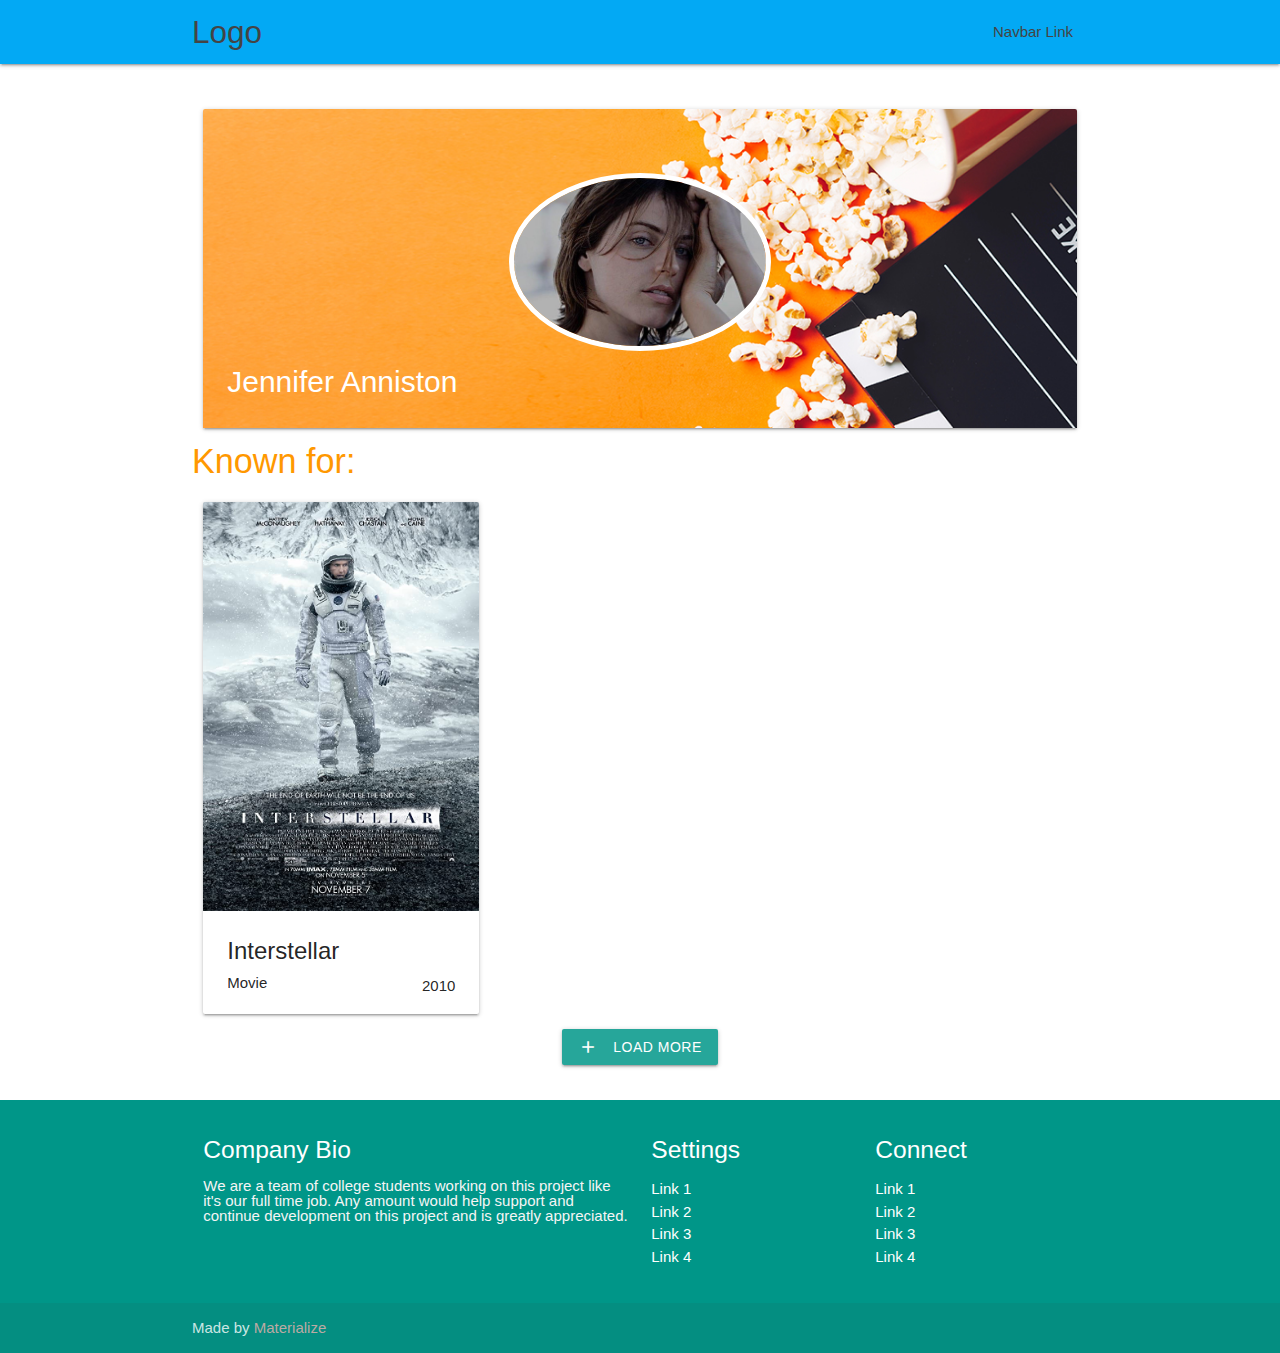
<file: actor.html>
<!DOCTYPE html>
<html lang="en">

<head>
  <meta http-equiv="Content-Type" content="text/html; charset=UTF-8" />
  <meta name="viewport" content="width=device-width, initial-scale=1" />
  <title>Parallax Template - Materialize</title>

  <!-- CSS  -->
  <link href="https://fonts.googleapis.com/icon?family=Material+Icons" rel="stylesheet">
  <link href="static/css/materialize.css" type="text/css" rel="stylesheet" media="screen,projection" />
  <link href="static/css/style.css" type="text/css" rel="stylesheet" media="screen,projection" />
</head>

<body>
  <nav class="light-blue" role="navigation">
    <div class="nav-wrapper container">
      <a id="logo-container" href="#" class="brand-logo">Logo</a>
      <ul class="right hide-on-med-and-down">
        <li><a href="#">Navbar Link</a></li>
      </ul>

      <ul id="nav-mobile" class="sidenav">
        <li><a href="#">Navbar Link</a></li>
      </ul>
      <a href="#" data-target="nav-mobile" class="sidenav-trigger"><i class="material-icons">menu</i></a>
    </div>
  </nav>

  <div class="container">
    <div class="section">

      <!--   Icon Section   -->
      <div class="row">
        <div class="col s12 m12">
          <div class="card">
            <div class="card-image">
              <img src="static/img/icons/actor_2.jpeg">
              <img id="img-custom-circle-actor" src="static/img/antje.jpeg">
              <span style="font-size: 30px;" class="card-title"><b>Jennifer Anniston</b></span>
            </div>
          </div>
        </div>

        <h4 class="orange-text">Known for: </h4>
        <div class="class-divider"></div>

        <div class="col s12 m4">
          <div class="card">
            <div class="card-image">
              <img src="static/img/1.jpeg">
            </div>
            <div class="card-content">
              <span class="card-title"><strong>Interstellar</strong></span>
              <span class="right">2010</span>
              <p>Movie</p>
            </div>
          </div>
        </div>
        <div class="col s12 m12 center-align">
          <a class="waves-effect waves-light btn"><i class="material-icons left">add</i>Load more</a>
        </div>
      </div>

    </div>
  </div>





  <footer class="page-footer teal">
    <div class="container">
      <div class="row">
        <div class="col l6 s12">
          <h5 class="white-text">Company Bio</h5>
          <p class="grey-text text-lighten-4">We are a team of college students working on this project like it's
            our
            full time job. Any amount would help support and continue development on this project and is greatly
            appreciated.</p>


        </div>
        <div class="col l3 s12">
          <h5 class="white-text">Settings</h5>
          <ul>
            <li><a class="white-text" href="#!">Link 1</a></li>
            <li><a class="white-text" href="#!">Link 2</a></li>
            <li><a class="white-text" href="#!">Link 3</a></li>
            <li><a class="white-text" href="#!">Link 4</a></li>
          </ul>
        </div>
        <div class="col l3 s12">
          <h5 class="white-text">Connect</h5>
          <ul>
            <li><a class="white-text" href="#!">Link 1</a></li>
            <li><a class="white-text" href="#!">Link 2</a></li>
            <li><a class="white-text" href="#!">Link 3</a></li>
            <li><a class="white-text" href="#!">Link 4</a></li>
          </ul>
        </div>
      </div>
    </div>
    <div class="footer-copyright">
      <div class="container">
        Made by <a class="brown-text text-lighten-3" href="http://materializecss.com">Materialize</a>
      </div>
    </div>
  </footer>


  <!--  Scripts-->
  <script src="https://code.jquery.com/jquery-2.1.1.min.js"></script>
  <script src="static/js/materialize.js"></script>
  <script src="static/js/init.js"></script>

</body>

</html>
</file>
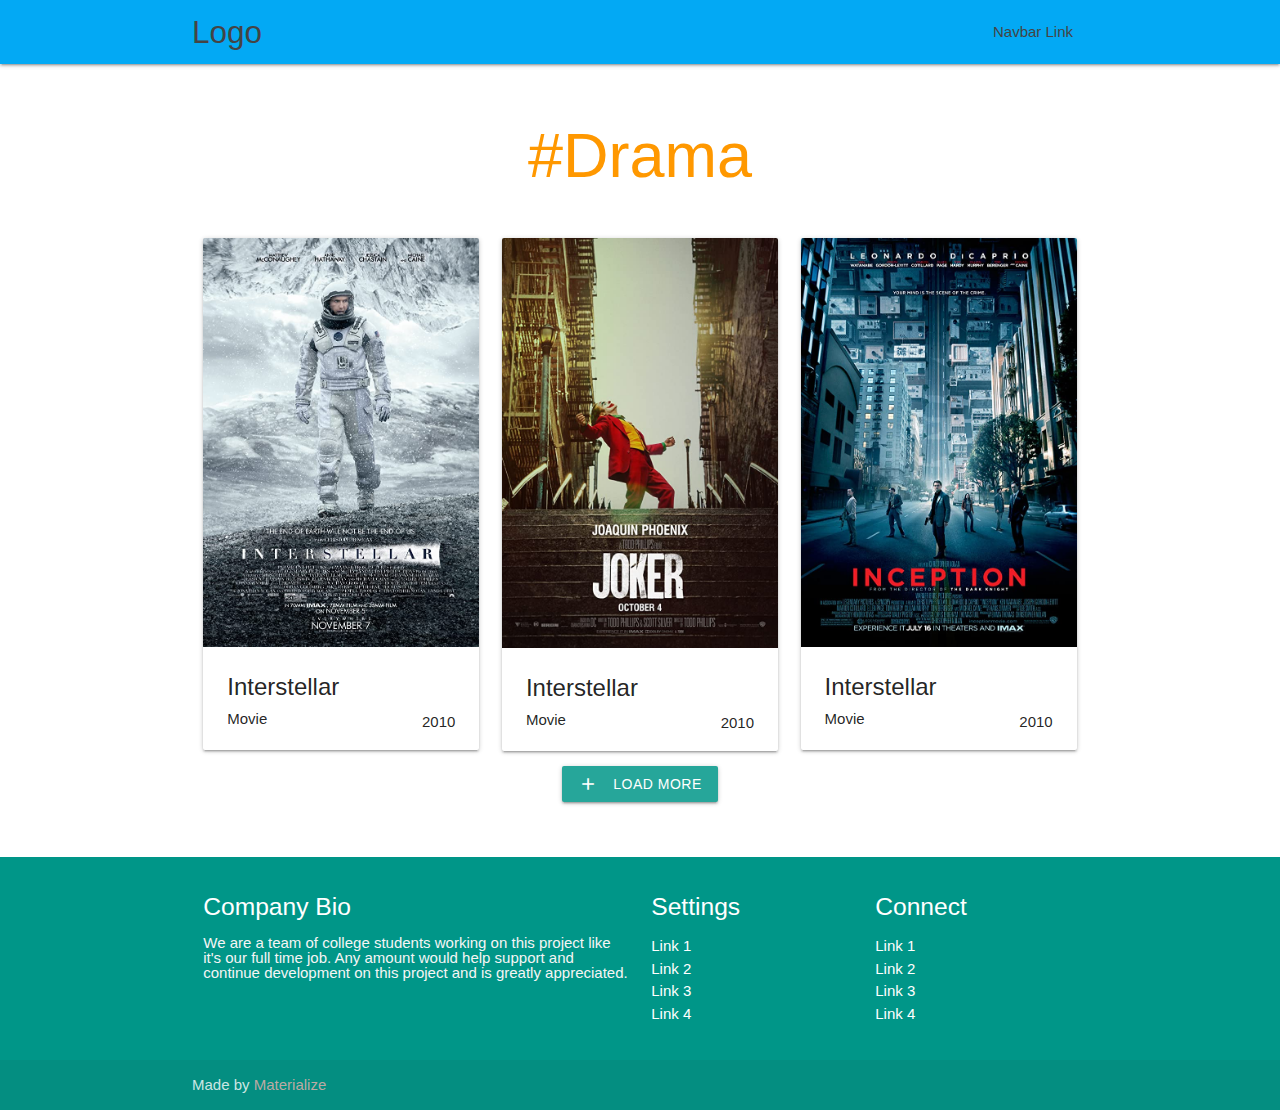
<file: genre.html>
<!DOCTYPE html>
<html lang="en">

<head>
  <meta http-equiv="Content-Type" content="text/html; charset=UTF-8" />
  <meta name="viewport" content="width=device-width, initial-scale=1" />
  <title>Parallax Template - Materialize</title>

  <!-- CSS  -->
  <link href="https://fonts.googleapis.com/icon?family=Material+Icons" rel="stylesheet">
  <link href="static/css/materialize.css" type="text/css" rel="stylesheet" media="screen,projection" />
  <link href="static/css/style.css" type="text/css" rel="stylesheet" media="screen,projection" />
</head>

<body>
  <nav class="light-blue" role="navigation">
    <div class="nav-wrapper container">
      <a id="logo-container" href="#" class="brand-logo">Logo</a>
      <ul class="right hide-on-med-and-down">
        <li><a href="#">Navbar Link</a></li>
      </ul>

      <ul id="nav-mobile" class="sidenav">
        <li><a href="#">Navbar Link</a></li>
      </ul>
      <a href="#" data-target="nav-mobile" class="sidenav-trigger"><i class="material-icons">menu</i></a>
    </div>
  </nav>

  <div id="index-banner">
    <div class="section no-pad-bot">
      <div class="container">
        <h1 class="header orange-text center-align">#Drama</h1>
      </div>
    </div>
  </div>

  <div class="container">
    <div class="section">

      <!--   Icon Section   -->
      <div class="row">
        <div class="col s12 m4">
          <div class="card">
            <div class="card-image">
              <img src="static/img/1.jpeg">
            </div>
            <div class="card-content">
              <span class="card-title"><strong>Interstellar</strong></span>
              <span class="right">2010</span>
              <p>Movie</p>
            </div>
          </div>
        </div>
        <div class="col s12 m4">
          <div class="card">
            <div class="card-image">
              <img src="static/img/3.jpeg">
            </div>
            <div class="card-content">
              <span class="card-title"><strong>Interstellar</strong></span>
              <span class="right">2010</span>
              <p>Movie</p>
            </div>
          </div>
        </div>
        <div class="col s12 m4">
          <div class="card">
            <div class="card-image">
              <img src="static/img/2.jpeg">
            </div>
            <div class="card-content">
              <span class="card-title"><strong>Interstellar</strong></span>
              <span class="right">2010</span>
              <p>Movie</p>
            </div>
          </div>
        </div>
        <div class="row">
          <div class="col s12 m12 center-align">
            <a class="waves-effect waves-light btn"><i class="material-icons left">add</i>Load more</a>
          </div>
        </div>
      </div>
    </div>
  </div>
  </div>





  <footer class="page-footer teal">
    <div class="container">
      <div class="row">
        <div class="col l6 s12">
          <h5 class="white-text">Company Bio</h5>
          <p class="grey-text text-lighten-4">We are a team of college students working on this project like it's
            our
            full time job. Any amount would help support and continue development on this project and is greatly
            appreciated.</p>


        </div>
        <div class="col l3 s12">
          <h5 class="white-text">Settings</h5>
          <ul>
            <li><a class="white-text" href="#!">Link 1</a></li>
            <li><a class="white-text" href="#!">Link 2</a></li>
            <li><a class="white-text" href="#!">Link 3</a></li>
            <li><a class="white-text" href="#!">Link 4</a></li>
          </ul>
        </div>
        <div class="col l3 s12">
          <h5 class="white-text">Connect</h5>
          <ul>
            <li><a class="white-text" href="#!">Link 1</a></li>
            <li><a class="white-text" href="#!">Link 2</a></li>
            <li><a class="white-text" href="#!">Link 3</a></li>
            <li><a class="white-text" href="#!">Link 4</a></li>
          </ul>
        </div>
      </div>
    </div>
    <div class="footer-copyright">
      <div class="container">
        Made by <a class="brown-text text-lighten-3" href="http://materializecss.com">Materialize</a>
      </div>
    </div>
  </footer>


  <!--  Scripts-->
  <script src="https://code.jquery.com/jquery-2.1.1.min.js"></script>
  <script src="static/js/materialize.js"></script>
  <script src="static/js/init.js"></script>

</body>

</html>
</file>
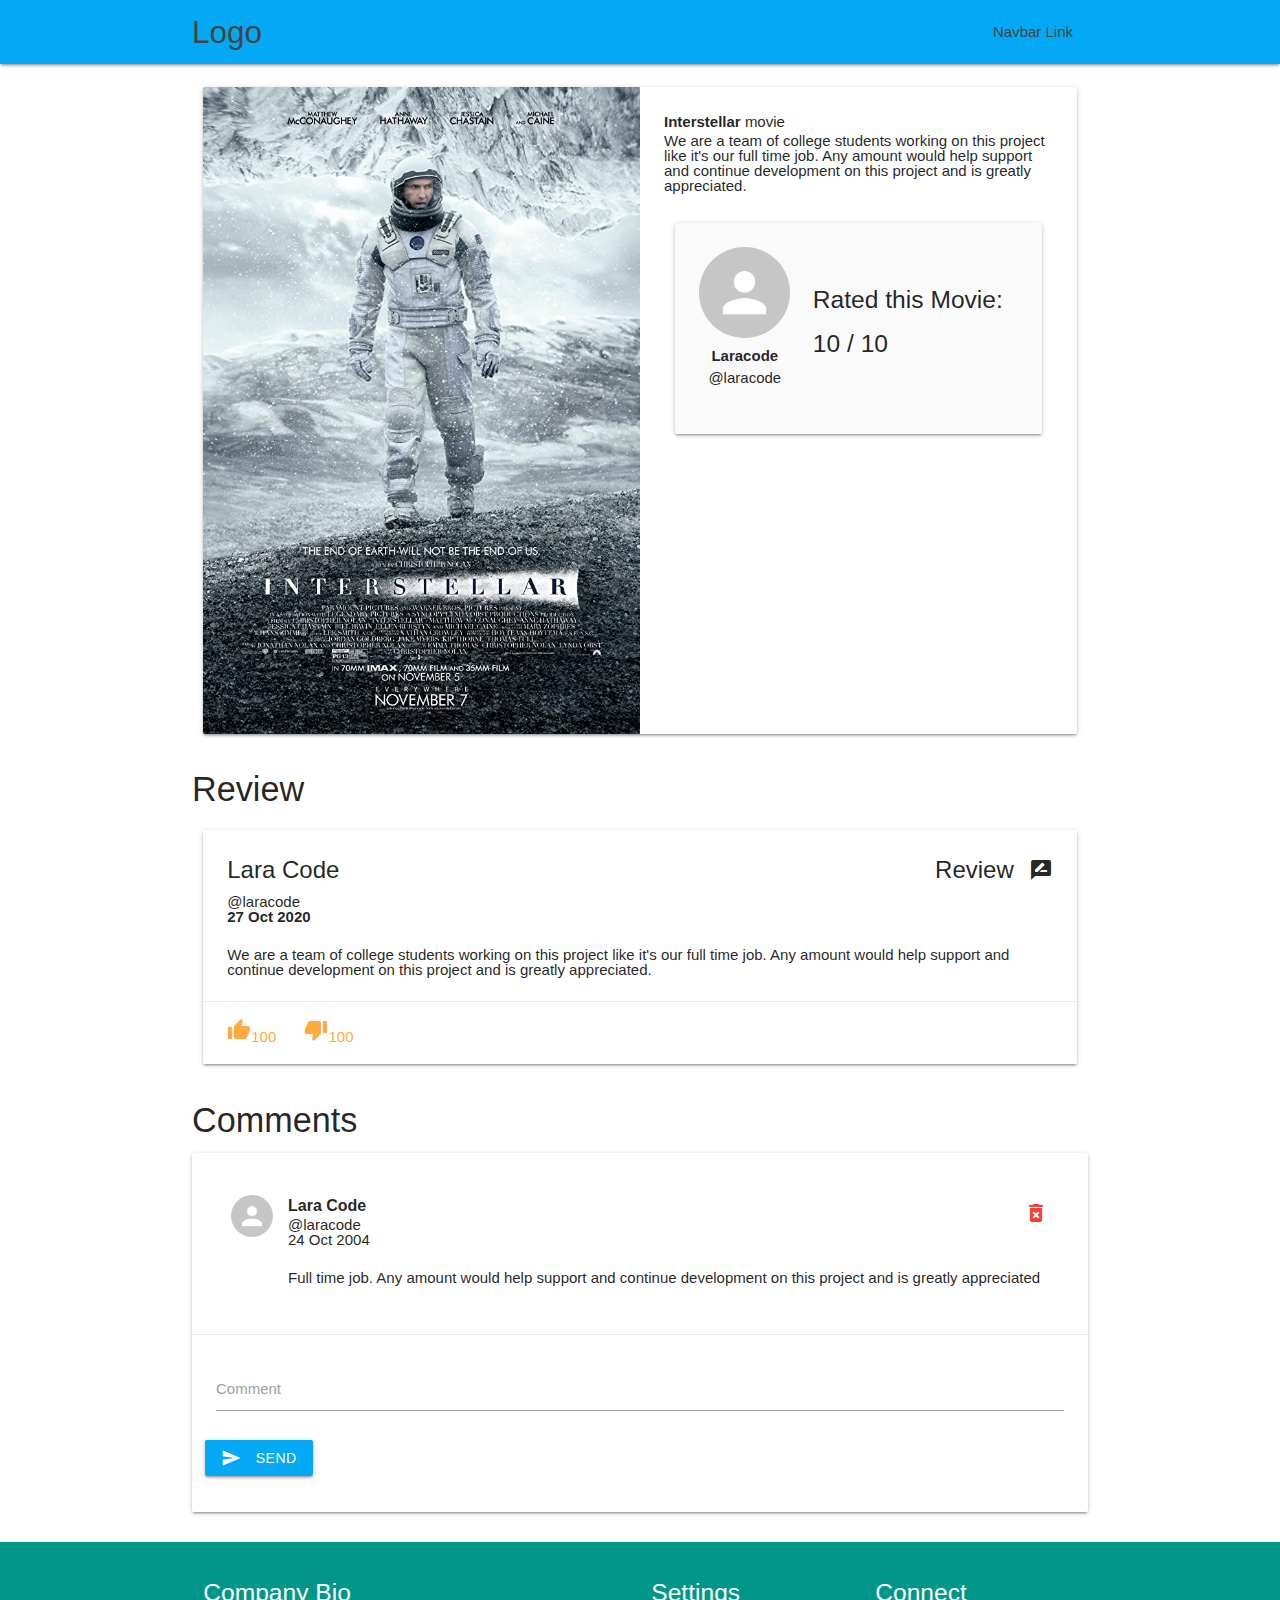
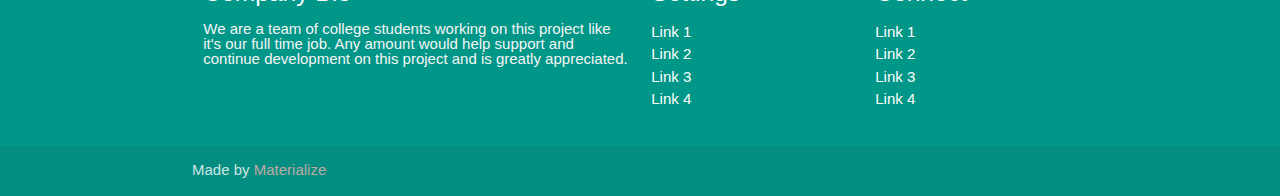
<file: movie_review.html>
<!DOCTYPE html>
<html lang="en">

<head>
  <meta http-equiv="Content-Type" content="text/html; charset=UTF-8" />
  <meta name="viewport" content="width=device-width, initial-scale=1" />
  <title>Parallax Template - Materialize</title>

  <!-- CSS  -->
  <link href="https://fonts.googleapis.com/icon?family=Material+Icons" rel="stylesheet">
  <link href="static/css/materialize.css" type="text/css" rel="stylesheet" media="screen,projection" />
  <link href="static/css/style.css" type="text/css" rel="stylesheet" media="screen,projection" />
</head>

<body>
  <nav class="light-blue" role="navigation">
    <div class="nav-wrapper container">
      <a id="logo-container" href="#" class="brand-logo">Logo</a>
      <ul class="right hide-on-med-and-down">
        <li><a href="#">Navbar Link</a></li>
      </ul>

      <ul id="nav-mobile" class="sidenav">
        <li><a href="#">Navbar Link</a></li>
      </ul>
      <a href="#" data-target="nav-mobile" class="sidenav-trigger"><i class="material-icons">menu</i></a>
    </div>
  </nav>

  <div class="container">
    <div class="section">

      <!--   Icon Section   -->
      <div class="row">
        <div class="col s12 m12">
          <div class="card horizontal">
            <div class="card-image">
              <img src="static/img/1.jpeg">
            </div>
            <div class="card-stacked">
              <div class="card-content">
                <span class="card_title"><b>Interstellar</b></span>
                <span>movie</span>
                <br>
                <p>We are a team of college students working on this project like it's
                  our
                  full time job. Any amount would help support and continue development on this project and is greatly
                  appreciated.</p>
                <br>
                <div class="class-divider"></div>

                <div class="col s12 m12">
                  <div class="card-panel grey lighten-5 z-depth-1">
                    <div class="row valign-wrapper">
                      <div class="col s4 center-align">
                        <img src="static/img/no_avatar.jpeg" alt="" class="circle responsive-img">
                        <span><b>Laracode</b></span>
                        <span>@laracode</span>
                      </div>
                      <div class="col s8">
                        <h5>Rated this Movie:</h5>
                        <h5>10 / 10</h5>
                      </div>
                    </div>
                  </div>
                </div>


              </div>
            </div>
          </div>
        </div>

      </div>

      <h4>Review</h4>
      <div class="class-divider"></div>

      <div class="row">
        <div class="col s12 m12">
          <div class="card">
            <div class="card-content">
              <span class="card-title"><b>Lara Code</b><span class="right">Review<i
                    class="material-icons right">rate_review</i></span></span>
              <p>@laracode</p>
              <p><b>27 Oct 2020</b></p>
              <br>
              <p class="">We are a team of college students working on this project like it's
                our
                full time job. Any amount would help support and continue development on this project and is greatly
                appreciated.</p>
            </div>
            <div class="card-action">
              <a href="#"><i class="material-icons">thumb_up</i>100</a>
              <a href="#"><i class="material-icons">thumb_down</i>100</a>
            </div>
          </div>
        </div>
      </div>

      <h4>Comments</h4>
      <div class="class-divider"></div>

      <div class="col s12 m12">
        <div class="card">
          <div class="card-content">
            <ul class="collection">
              <li class="collection-item avatar">
                <img src="static/img/no_avatar.jpeg" alt="" class="circle">
                <span class="title"><b>Lara Code</b></span>
                <p>@laracode</p>
                <p>24 Oct 2004</p>
                <br>
                <p>Full time job. Any amount would help support and continue development on this project and is
                  greatly
                  appreciated</p>
                <a href="#" class="secondary-content"><i class="material-icons red-text">delete_forever</i></a>
              </li>
            </ul>
          </div>

          <div class="card-action">
            <form>
              <div class="row">
                <div class="input-field col s12">
                  <textarea id="textarea1" class="materialize-textarea white-text"></textarea>
                  <label for="textarea1">Comment</label>
                </div>
                <a class="waves-effect light-blue waves-light btn"><i class="material-icons left">send</i>Send</a>
              </div>
            </form>
          </div>
        </div>
      </div>
    </div>
  </div>





  <footer class="page-footer teal">
    <div class="container">
      <div class="row">
        <div class="col l6 s12">
          <h5 class="white-text">Company Bio</h5>
          <p class="grey-text text-lighten-4">We are a team of college students working on this project like it's
            our
            full time job. Any amount would help support and continue development on this project and is greatly
            appreciated.</p>


        </div>
        <div class="col l3 s12">
          <h5 class="white-text">Settings</h5>
          <ul>
            <li><a class="white-text" href="#!">Link 1</a></li>
            <li><a class="white-text" href="#!">Link 2</a></li>
            <li><a class="white-text" href="#!">Link 3</a></li>
            <li><a class="white-text" href="#!">Link 4</a></li>
          </ul>
        </div>
        <div class="col l3 s12">
          <h5 class="white-text">Connect</h5>
          <ul>
            <li><a class="white-text" href="#!">Link 1</a></li>
            <li><a class="white-text" href="#!">Link 2</a></li>
            <li><a class="white-text" href="#!">Link 3</a></li>
            <li><a class="white-text" href="#!">Link 4</a></li>
          </ul>
        </div>
      </div>
    </div>
    <div class="footer-copyright">
      <div class="container">
        Made by <a class="brown-text text-lighten-3" href="http://materializecss.com">Materialize</a>
      </div>
    </div>
  </footer>


  <!--  Scripts-->
  <script src="https://code.jquery.com/jquery-2.1.1.min.js"></script>
  <script src="static/js/materialize.js"></script>
  <script src="static/js/init.js"></script>

</body>

</html>
</file>
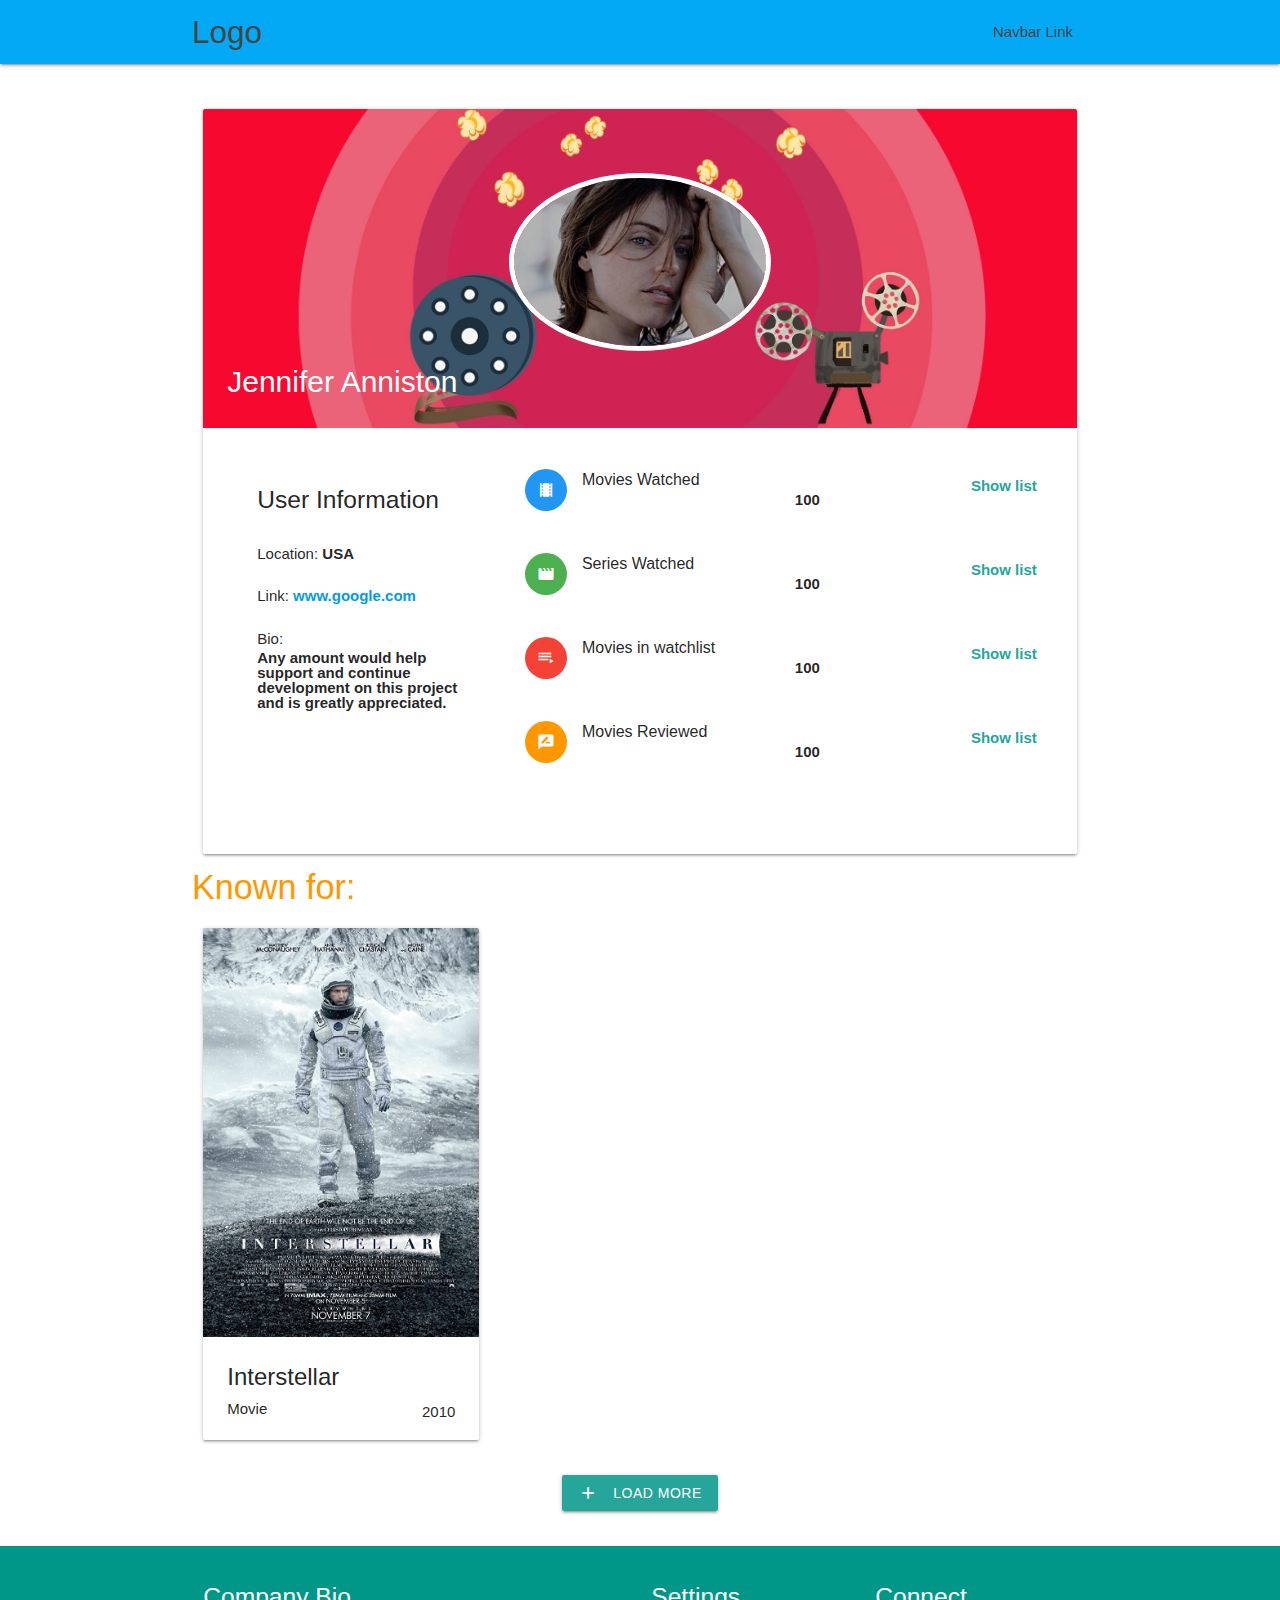
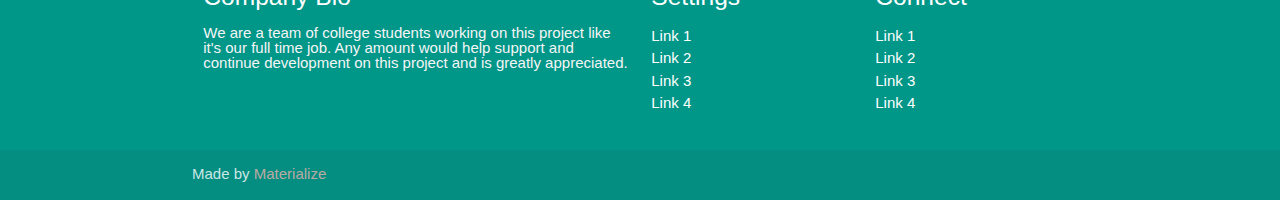
<file: profile.html>
<!DOCTYPE html>
<html lang="en">

<head>
  <meta http-equiv="Content-Type" content="text/html; charset=UTF-8" />
  <meta name="viewport" content="width=device-width, initial-scale=1" />
  <title>Parallax Template - Materialize</title>

  <!-- CSS  -->
  <link href="https://fonts.googleapis.com/icon?family=Material+Icons" rel="stylesheet">
  <link href="static/css/materialize.css" type="text/css" rel="stylesheet" media="screen,projection" />
  <link href="static/css/style.css" type="text/css" rel="stylesheet" media="screen,projection" />
</head>

<body>
  <nav class="light-blue" role="navigation">
    <div class="nav-wrapper container">
      <a id="logo-container" href="#" class="brand-logo">Logo</a>
      <ul class="right hide-on-med-and-down">
        <li><a href="#">Navbar Link</a></li>
      </ul>

      <ul id="nav-mobile" class="sidenav">
        <li><a href="#">Navbar Link</a></li>
      </ul>
      <a href="#" data-target="nav-mobile" class="sidenav-trigger"><i class="material-icons">menu</i></a>
    </div>
  </nav>

  <div class="container">
    <div class="section">

      <!--   Icon Section   -->
      <div class="row">
        <div class="col s12 m12">
          <div class="card">
            <div class="card-image">
              <img src="static/img/icons/banner.jpeg">
              <img id="img-custom-circle-actor" src="static/img/antje.jpeg">
              <span style="font-size: 30px;" class="card-title"><b>Jennifer Anniston</b></span>
            </div>


            <div class="card-content">
              <div class="row">
                <div class="col s12 m4">
                  <ul class="collection with-header">
                    <li class="collection-item">
                      <h5>User Information</h5>
                    </li>
                    <li class="collection-item">Location: <b>USA</b></li>
                    <li class="collection-item">Link: <a href=""><b>www.google.com</b></a></li>
                    <li class="collection-item">Bio: <p><b>Any amount would help support and continue development on
                          this
                          project and is greatly
                          appreciated.</b></p>
                    </li>
                  </ul>
                </div>
                <div class="col s12 m8">
                  <ul class="collection">

                    <li class="collection-item avatar">
                      <i class="material-icons circle blue">local_movies</i>
                      <span class="title">Movies Watched</span>
                      <p class="center-align"><b>100</b></p>
                      <a href="#!" class="secondary-content"><b>Show list</b></a>
                    </li>

                    <li class="collection-item avatar">
                      <i class="material-icons circle green">movie</i>
                      <span class="title">Series Watched</span>
                      <p class="center-align"><b>100</b></p>
                      <a href="#!" class="secondary-content"><b>Show list</b></a>
                    </li>

                    <li class="collection-item avatar">
                      <i class="material-icons circle red">playlist_play</i>
                      <span class="title">Movies in watchlist</span>
                      <p class="center-align"><b>100</b></p>
                      <a href="#!" class="secondary-content"><b>Show list</b></a>
                    </li>

                    <li class="collection-item avatar">
                      <i class="material-icons circle orange">rate_review</i>
                      <span class="title">Movies Reviewed</span>
                      <p class="center-align"><b>100</b></p>
                      <a href="#!" class="secondary-content"><b>Show list</b></a>
                    </li>
                  </ul>
                </div>





              </div>
            </div>
          </div>
        </div>

        <h4 class="orange-text">Known for: </h4>
        <div class="class-divider"></div>

        <div class="row">
          <div class="col s12 m4">
            <div class="card">
              <div class="card-image">
                <img src="static/img/1.jpeg">
              </div>
              <div class="card-content">
                <span class="card-title"><strong>Interstellar</strong></span>
                <span class="right">2010</span>
                <p>Movie</p>
              </div>
            </div>
          </div>
        </div>
        <div class="col s12 m12 center-align">
          <a class="waves-effect waves-light btn"><i class="material-icons left">add</i>Load more</a>
        </div>
      </div>

    </div>
  </div>





  <footer class="page-footer teal">
    <div class="container">
      <div class="row">
        <div class="col l6 s12">
          <h5 class="white-text">Company Bio</h5>
          <p class="grey-text text-lighten-4">We are a team of college students working on this project like it's
            our
            full time job. Any amount would help support and continue development on this project and is greatly
            appreciated.</p>


        </div>
        <div class="col l3 s12">
          <h5 class="white-text">Settings</h5>
          <ul>
            <li><a class="white-text" href="#!">Link 1</a></li>
            <li><a class="white-text" href="#!">Link 2</a></li>
            <li><a class="white-text" href="#!">Link 3</a></li>
            <li><a class="white-text" href="#!">Link 4</a></li>
          </ul>
        </div>
        <div class="col l3 s12">
          <h5 class="white-text">Connect</h5>
          <ul>
            <li><a class="white-text" href="#!">Link 1</a></li>
            <li><a class="white-text" href="#!">Link 2</a></li>
            <li><a class="white-text" href="#!">Link 3</a></li>
            <li><a class="white-text" href="#!">Link 4</a></li>
          </ul>
        </div>
      </div>
    </div>
    <div class="footer-copyright">
      <div class="container">
        Made by <a class="brown-text text-lighten-3" href="http://materializecss.com">Materialize</a>
      </div>
    </div>
  </footer>


  <!--  Scripts-->
  <script src="https://code.jquery.com/jquery-2.1.1.min.js"></script>
  <script src="static/js/materialize.js"></script>
  <script src="static/js/init.js"></script>

</body>

</html>
</file>
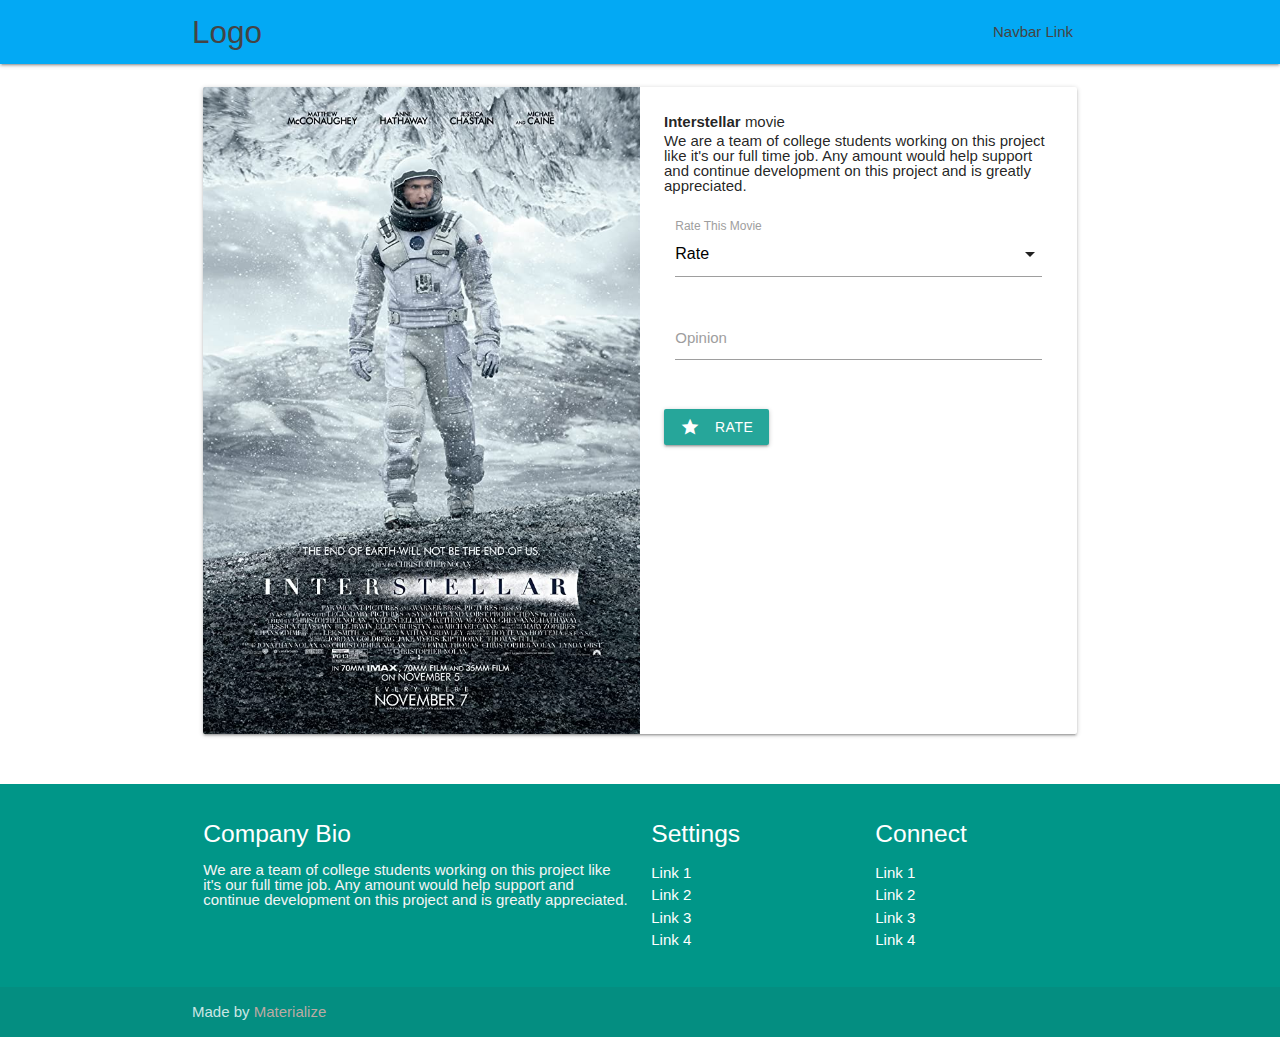
<file: rate.html>
<!DOCTYPE html>
<html lang="en">

<head>
  <meta http-equiv="Content-Type" content="text/html; charset=UTF-8" />
  <meta name="viewport" content="width=device-width, initial-scale=1" />
  <title>Parallax Template - Materialize</title>

  <!-- CSS  -->
  <link href="https://fonts.googleapis.com/icon?family=Material+Icons" rel="stylesheet">
  <link href="static/css/materialize.css" type="text/css" rel="stylesheet" media="screen,projection" />
  <link href="static/css/style.css" type="text/css" rel="stylesheet" media="screen,projection" />
</head>

<body>
  <nav class="light-blue" role="navigation">
    <div class="nav-wrapper container">
      <a id="logo-container" href="#" class="brand-logo">Logo</a>
      <ul class="right hide-on-med-and-down">
        <li><a href="#">Navbar Link</a></li>
      </ul>

      <ul id="nav-mobile" class="sidenav">
        <li><a href="#">Navbar Link</a></li>
      </ul>
      <a href="#" data-target="nav-mobile" class="sidenav-trigger"><i class="material-icons">menu</i></a>
    </div>
  </nav>

  <div class="container">
    <div class="section">

      <!--   Icon Section   -->
      <div class="row">
        <div class="col s12 m12">
          <div class="card horizontal">
            <div class="card-image">
              <img src="static/img/1.jpeg">
            </div>
            <div class="card-stacked">
              <div class="card-content">
                <span class="card_title"><b>Interstellar</b></span>
                <span>movie</span>
                <br>
                <p>We are a team of college students working on this project like it's
                  our
                  full time job. Any amount would help support and continue development on this project and is greatly
                  appreciated.</p>
                <br>
                <div class="class-divider"></div>

                <div class="input-field col s12">
                  <select>
                    <option value="" disabled selected>Rate</option>
                    <option value="1">Option 1</option>
                    <option value="2">Option 2</option>
                    <option value="3">Option 3</option>
                  </select>
                  <label>Rate This Movie</label>
                </div>
                <form class="col s12">
                  <div class="row">
                    <div class="input-field col s12">
                      <textarea id="textarea1" class="materialize-textarea"></textarea>
                      <label for="textarea1">Opinion</label>
                    </div>
                  </div>
                </form>
                <a class="waves-effect waves-light btn"><i class="material-icons left">star</i>Rate</a>

              </div>
            </div>
          </div>
        </div>

      </div>

    </div>
  </div>





  <footer class="page-footer teal">
    <div class="container">
      <div class="row">
        <div class="col l6 s12">
          <h5 class="white-text">Company Bio</h5>
          <p class="grey-text text-lighten-4">We are a team of college students working on this project like it's
            our
            full time job. Any amount would help support and continue development on this project and is greatly
            appreciated.</p>


        </div>
        <div class="col l3 s12">
          <h5 class="white-text">Settings</h5>
          <ul>
            <li><a class="white-text" href="#!">Link 1</a></li>
            <li><a class="white-text" href="#!">Link 2</a></li>
            <li><a class="white-text" href="#!">Link 3</a></li>
            <li><a class="white-text" href="#!">Link 4</a></li>
          </ul>
        </div>
        <div class="col l3 s12">
          <h5 class="white-text">Connect</h5>
          <ul>
            <li><a class="white-text" href="#!">Link 1</a></li>
            <li><a class="white-text" href="#!">Link 2</a></li>
            <li><a class="white-text" href="#!">Link 3</a></li>
            <li><a class="white-text" href="#!">Link 4</a></li>
          </ul>
        </div>
      </div>
    </div>
    <div class="footer-copyright">
      <div class="container">
        Made by <a class="brown-text text-lighten-3" href="http://materializecss.com">Materialize</a>
      </div>
    </div>
  </footer>


  <!--  Scripts-->
  <script src="https://code.jquery.com/jquery-2.1.1.min.js"></script>
  <script src="static/js/materialize.js"></script>
  <script src="static/js/init.js"></script>

</body>

</html>
</file>
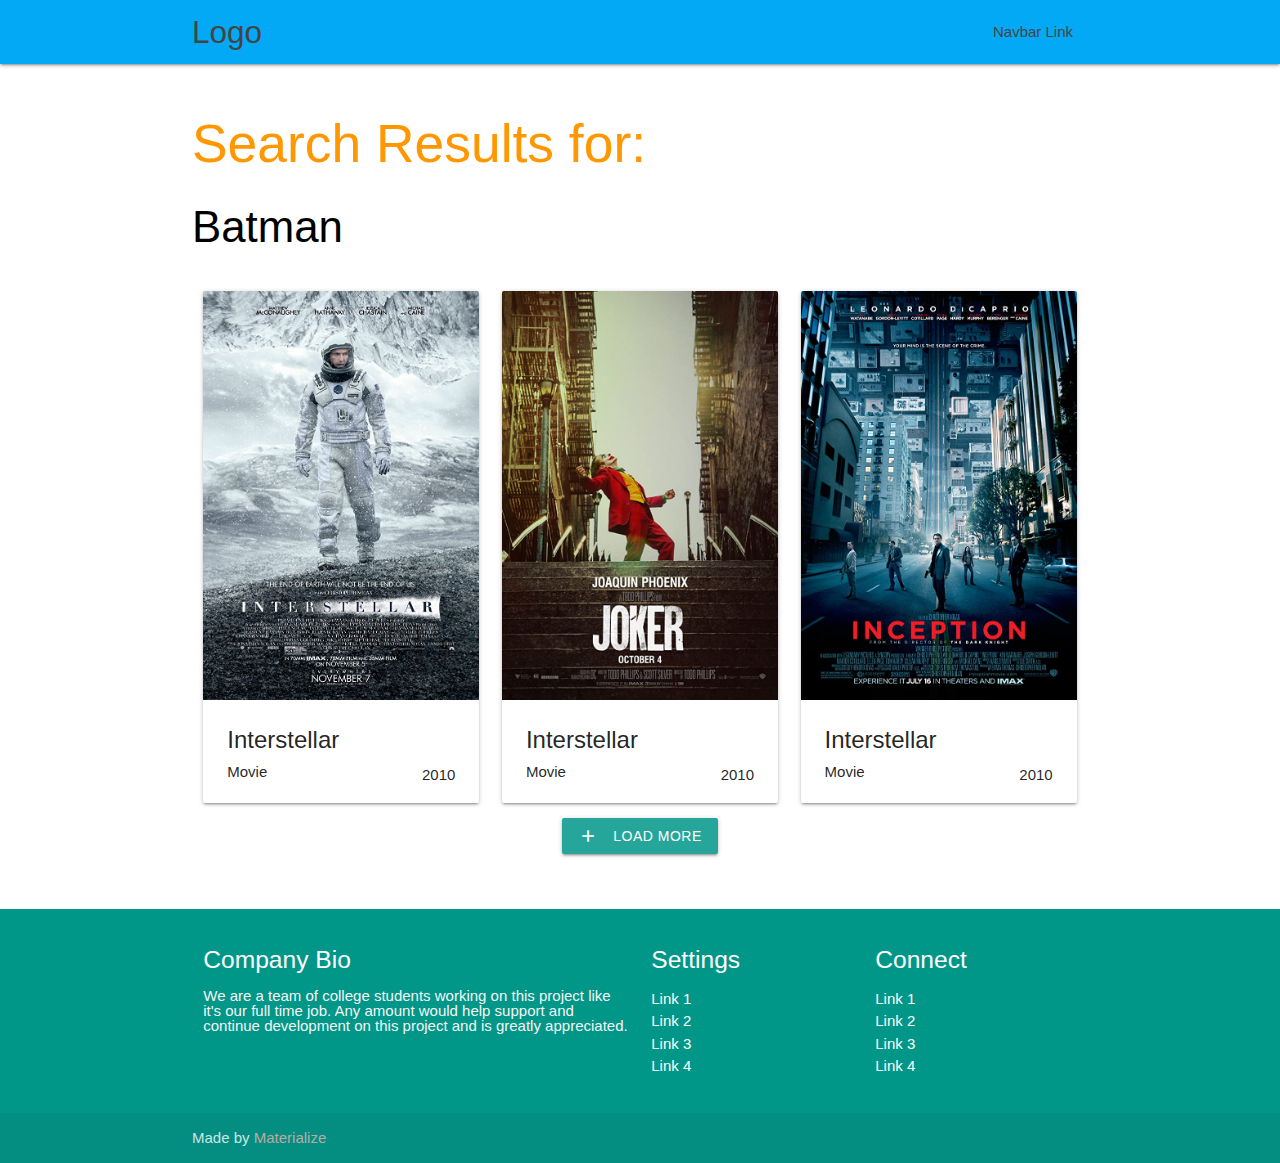
<file: serach_results.html>
<!DOCTYPE html>
<html lang="en">

<head>
  <meta http-equiv="Content-Type" content="text/html; charset=UTF-8" />
  <meta name="viewport" content="width=device-width, initial-scale=1" />
  <title>Parallax Template - Materialize</title>

  <!-- CSS  -->
  <link href="https://fonts.googleapis.com/icon?family=Material+Icons" rel="stylesheet">
  <link href="static/css/materialize.css" type="text/css" rel="stylesheet" media="screen,projection" />
  <link href="static/css/style.css" type="text/css" rel="stylesheet" media="screen,projection" />
</head>

<body>
  <nav class="light-blue" role="navigation">
    <div class="nav-wrapper container">
      <a id="logo-container" href="#" class="brand-logo">Logo</a>
      <ul class="right hide-on-med-and-down">
        <li><a href="#">Navbar Link</a></li>
      </ul>

      <ul id="nav-mobile" class="sidenav">
        <li><a href="#">Navbar Link</a></li>
      </ul>
      <a href="#" data-target="nav-mobile" class="sidenav-trigger"><i class="material-icons">menu</i></a>
    </div>
  </nav>

  <div id="index-banner">
    <div class="section no-pad-bot">
      <div class="container">
        <h2 class="header orange-text">Search Results for:</h2>
        <h3 class="header black-text">Batman</h3>
      </div>
    </div>
  </div>

  <div class="container">
    <div class="section">

      <!--   Icon Section   -->
      <div class="row">
        <div class="col s12 m4">
          <div class="card">
            <div class="card-image">
              <img src="static/img/1.jpeg">
            </div>
            <div class="card-content">
              <span class="card-title"><strong>Interstellar</strong></span>
              <span class="right">2010</span>
              <p>Movie</p>
            </div>
          </div>
        </div>
        <div class="col s12 m4">
          <div class="card">
            <div class="card-image">
              <img src="static/img/3.jpeg">
            </div>
            <div class="card-content">
              <span class="card-title"><strong>Interstellar</strong></span>
              <span class="right">2010</span>
              <p>Movie</p>
            </div>
          </div>
        </div>
        <div class="col s12 m4">
          <div class="card">
            <div class="card-image">
              <img src="static/img/2.jpeg">
            </div>
            <div class="card-content">
              <span class="card-title"><strong>Interstellar</strong></span>
              <span class="right">2010</span>
              <p>Movie</p>
            </div>
          </div>
        </div>
        <div class="row">
          <div class="col s12 m12 center-align">
            <a class="waves-effect waves-light btn"><i class="material-icons left">add</i>Load more</a>
          </div>
        </div>
      </div>
    </div>
  </div>
  </div>





  <footer class="page-footer teal">
    <div class="container">
      <div class="row">
        <div class="col l6 s12">
          <h5 class="white-text">Company Bio</h5>
          <p class="grey-text text-lighten-4">We are a team of college students working on this project like it's
            our
            full time job. Any amount would help support and continue development on this project and is greatly
            appreciated.</p>


        </div>
        <div class="col l3 s12">
          <h5 class="white-text">Settings</h5>
          <ul>
            <li><a class="white-text" href="#!">Link 1</a></li>
            <li><a class="white-text" href="#!">Link 2</a></li>
            <li><a class="white-text" href="#!">Link 3</a></li>
            <li><a class="white-text" href="#!">Link 4</a></li>
          </ul>
        </div>
        <div class="col l3 s12">
          <h5 class="white-text">Connect</h5>
          <ul>
            <li><a class="white-text" href="#!">Link 1</a></li>
            <li><a class="white-text" href="#!">Link 2</a></li>
            <li><a class="white-text" href="#!">Link 3</a></li>
            <li><a class="white-text" href="#!">Link 4</a></li>
          </ul>
        </div>
      </div>
    </div>
    <div class="footer-copyright">
      <div class="container">
        Made by <a class="brown-text text-lighten-3" href="http://materializecss.com">Materialize</a>
      </div>
    </div>
  </footer>


  <!--  Scripts-->
  <script src="https://code.jquery.com/jquery-2.1.1.min.js"></script>
  <script src="static/js/materialize.js"></script>
  <script src="static/js/init.js"></script>

</body>

</html>
</file>
<file: static/css/style.css>
/* Custom Stylesheet */
/**
 * Use this file to override Materialize files so you can update
 * the core Materialize files in the future
 *
 * Made By MaterializeCSS.com
 */

nav ul a,
nav .brand-logo {
    color: #444;
}

p {
    line-height: 1rem;
}

.sidenav-trigger {
    color: #26a69a;
}

.parallax-container {
    min-height: 720px;
    line-height: 0;
    height: auto;
    color: rgba(255, 255, 255, .9);
}

.parallax-container .section {
    width: 100%;
}

@media only screen and (max-width : 992px) {
    .parallax-container .section {
        position: absolute;
        top: 40%;
    }

    #index-banner .section {
        top: 10%;
    }
}

@media only screen and (max-width : 600px) {
    #index-banner .section {
        top: 0;
    }
}

.icon-block {
    padding: 0 15px;
}

.icon-block .material-icons {
    font-size: inherit;
}

footer.page-footer {
    margin: 0;
}

#img-custom-circle-actor {
    position: absolute;
    max-width: 30%;
    max-height: 60%;
    border-radius: 50%;
    border-style: solid;
    border-color: white;
    border-width: 5px;
    z-index: 1;
    left: 35%;
    top: 20%;
}
</file>
